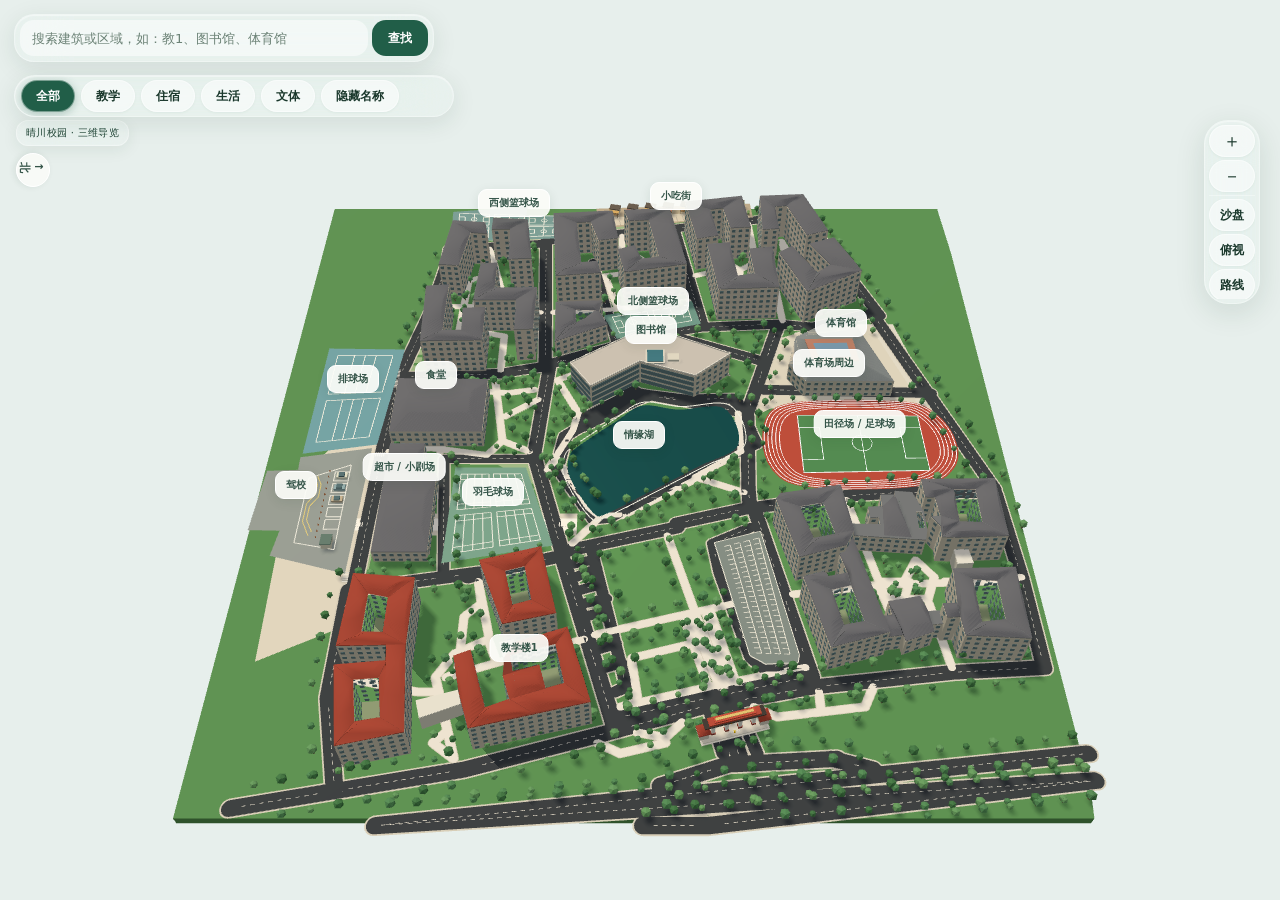
<file: web/static/campus3d/index.html>
<!doctype html><html lang="zh-CN"><head><meta charset="utf-8"><meta name="viewport" content="width=device-width,initial-scale=1,maximum-scale=1,user-scalable=no"><title>晴川 3D 校园</title>
<style>
*{box-sizing:border-box}body{margin:0;background:#e7efec;font-family:system-ui,-apple-system,sans-serif;color:#213d35;overflow:hidden}canvas{display:block;touch-action:none}button,input,select{font:inherit}
button{border:0;border-radius:12px;background:#fff;color:#284d40;padding:10px 14px;box-shadow:0 3px 12px #163e2920;cursor:pointer;-webkit-tap-highlight-color:transparent}
button.active{background:#215e48;color:white}
.top{position:fixed;top:10px;left:10px;right:10px;display:flex;gap:8px;z-index:2}
.top input{min-width:0;flex:1;border:0;border-radius:12px;padding:10px 14px;background:#ffffffed;box-shadow:0 2px 8px #163e2915}
.filters{position:fixed;top:58px;left:10px;right:10px;display:flex;gap:6px;z-index:2;overflow-x:auto;padding-bottom:4px}
.filters button{padding:6px 12px;font-size:12px;flex-shrink:0}
.tools{position:fixed;right:12px;top:90px;display:grid;gap:6px;z-index:2}
.tools button{width:40px;padding:7px 0;font-size:12px;font-weight:600;text-align:center}
.tools button#cruise.active{background:#d46238;color:white;animation:pulse 1.8s infinite}
@keyframes pulse{0%{box-shadow:0 0 0 0 rgba(212,98,56,0.6)}70%{box-shadow:0 0 0 8px rgba(212,98,56,0)}100%{box-shadow:0 0 0 0 rgba(212,98,56,0)}}

.badge{position:fixed;left:12px;top:95px;font-size:10px;color:#456657;background:#ffffffd4;border-radius:8px;padding:5px 8px;pointer-events:none;box-shadow:0 2px 6px #163e2912}
.labels{position:fixed;inset:0;pointer-events:none;z-index:1}
.map-label{position:absolute;transform:translate(-50%,-100%);white-space:nowrap;padding:4px 8px;border-radius:6px;background:#ffffffed;box-shadow:0 2px 6px #163e2926;color:#345448;font-size:10px;font-weight:600;pointer-events:auto;cursor:pointer}
.map-label:active{transform:translate(-50%,-100%) scale(1.08);background:#215e48;color:white}
.map-label.chosen{background:#215e48;color:white}
.compass{position:fixed;left:14px;bottom:24px;color:#345448;font-size:12px;font-weight:bold;pointer-events:none;background:#ffffffd0;border-radius:20px;padding:4px 8px;box-shadow:0 2px 6px #163e2915;z-index:2}

/* Rich Landmark Detail Card */
.card{position:fixed;bottom:76px;left:12px;right:12px;max-width:440px;margin:auto;padding:12px 14px;background:#fffffffa;border-radius:16px;box-shadow:0 8px 30px #163e292a;z-index:3;transition:transform .25s ease,opacity .25s ease}
.card[hidden]{display:none!important}
.card-header{display:flex;align-items:flex-start;justify-content:space-between;gap:8px}
.card-title-group{display:flex;align-items:center;gap:6px;flex-wrap:wrap}
.card h3{margin:0;font-size:16px;color:#1d382e}
.card-badge{font-size:10px;padding:2px 6px;border-radius:4px;background:#e2eeea;color:#215e48;font-weight:600}
.card-close{border:0;background:transparent;box-shadow:none;color:#8a9992;font-size:18px;line-height:1;padding:0 4px;cursor:pointer}
.card-body{display:flex;gap:12px;margin-top:8px}
.card-thumb{width:92px;height:72px;border-radius:8px;object-fit:cover;flex-shrink:0;background:#d8dfdb;box-shadow:0 2px 6px #00000015}
.card-info{flex:1;min-width:0}
.card p{margin:2px 0;font-size:11px;line-height:1.45;color:#596f66}
.card-desc{color:#31483e!important;display:-webkit-box;-webkit-line-clamp:2;-webkit-box-orient:vertical;overflow:hidden}
.card-floors{font-size:10px;color:#70867d;margin-top:3px;max-height:48px;overflow-y:auto;white-space:pre-line}
.card-actions{display:flex;gap:8px;margin-top:8px}
.btn-action{flex:1;padding:7px 10px;font-size:12px;font-weight:600;border-radius:8px;text-align:center;text-decoration:none;display:inline-block}
.btn-fly{background:#215e48;color:white}
.btn-detail{background:#e8f0ec;color:#215e48}
.hint{display:none!important}
#error{display:none;position:fixed;inset:100px 20px auto;background:white;padding:20px;border-radius:12px;z-index:5}
</style><link rel="stylesheet" href="campus-ui.css"></head><body>
<div class="top"><input id="search" placeholder="搜索建筑或区域，如：教1、图书馆、体育馆" aria-label="搜索建筑或区域"><button id="find">查找</button></div>
<div class="filters" id="filters"><button id="label-toggle" aria-label="隐藏地图地点名称" aria-pressed="false">隐藏名称</button></div>
<div class="badge">晴川校园 · 三维导览</div>
<div class="tools" id="tools" role="toolbar" aria-label="地图控制工具栏">
  <div class="tools-fixed">
    <button id="plus" aria-label="放大">＋</button>
    <button id="minus" aria-label="缩小">－</button>
  </div>
  <div class="tools-scroll" id="tools-scroll">
    <button id="mode" aria-label="底图模式" title="切换实景航拍/规划沙盘">沙盘</button>
    <button id="top" aria-label="俯视切换" aria-pressed="false">俯视</button>
    <button id="route" aria-label="规划校园路线">路线</button>
    <button id="cruise" aria-label="漫游巡航" title="自动校园漫游巡航">巡航</button>
    <button id="gesture" aria-label="切换拖动方式：平移或旋转" aria-pressed="false">平移</button>
    <button id="reset" aria-label="复位">复位</button>
  </div>
</div>
<div id="more-tools" hidden style="display:none!important"></div>
<div id="route-hud" class="route-hud" hidden>
  <section class="editor-panel route-panel" aria-label="校园路线规划">
    <header class="editor-header"><div><p class="editor-kicker">CAMPUS ROUTE</p><div class="editor-title">规划路线</div></div><button id="route-close" class="editor-icon" aria-label="关闭路线面板">×</button></header>
    <div class="route-endpoints">
      <label class="editor-select"><span class="route-dot start-dot">起</span><select id="route-start" aria-label="路线起点"></select></label>
      <button id="route-swap" aria-label="交换起点和终点">⇅</button>
      <label class="editor-select"><span class="route-dot end-dot">终</span><select id="route-end" aria-label="路线终点"></select></label>
    </div>
    <p id="route-status" class="editor-readout" role="status" aria-live="polite">选择起点和终点，沿校园道路规划路线。</p>
    <div class="editor-footer"><button id="route-clear">清除路线</button><button id="route-plan" class="editor-primary">显示路线</button></div>
    <p class="editor-caption">实线为道路路线，虚线为地点连接段。校园示意路网，未标注真实建筑入口。</p>
  </section>
</div>
<div class="labels" id="labels"></div>
<div class="compass" id="compass">↑ 北</div>

<div class="card" id="card" hidden>
  <div class="card-header">
    <div class="card-title-group">
      <h3 id="title">晴川 3D 校园</h3>
      <span id="badge" class="card-badge" style="display:none"></span>
    </div>
    <button class="card-close" id="close" aria-label="关闭">×</button>
  </div>
  <div class="card-body">
    <img id="thumb" class="card-thumb" style="display:none" alt="实景图">
    <div class="card-info">
      <p id="info">独立建筑模型 · 真实航拍底图 · 情缘湖与运动场</p>
      <p id="desc" class="card-desc" style="display:none"></p>
      <p id="floors" class="card-floors" style="display:none"></p>
      <div class="card-actions" id="actions" style="display:none">
        <button id="fly" class="btn-action btn-fly">漫游前往</button>
        <button id="ask-ai" class="btn-action" style="background:#1e5a44; color:#fff;" title="向 AI 智能助手提问此建筑规章与导览">🤖 咨询 AI</button>
        <a id="photo" class="btn-action btn-detail" hidden>全景详情</a>
      </div>
    </div>
  </div>
</div>

<div class="hint">单指拖动平移 · 双指缩放 · 点【平移/旋转】切换 · 点击建筑查看详情</div>
<div id="error"></div>

<script src="three.min.js"></script>
<script src="campus-data.js"></script>
<script src="scene-utils.js"></script>
<script src="campus-routing.js"></script>
<script src="route-planner.js?v=20261021_redroute"></script>
<script src="campus-footprints.js"></script>
<script src="campus-layout.js"></script>
<script src="layout-defaults.js"></script>
<script src="teaching-trace.js"></script>
<script src="dorm-trace.js"></script>
<script src="academic-trace.js"></script>
<script src="special-trace.js"></script>
<script src="campus-landmarks.js"></script>
<script src="road-tools.js"></script>
<script src="road-geometry.js"></script>
<script src="campus-ground.js"></script>
<script src="photo-models.js"></script>
<script src="road-editor.js"></script>
<script src="building-editor.js"></script>
<script src="campus-scene.js?v=20261021_rot90"></script>
</body></html>
</file>
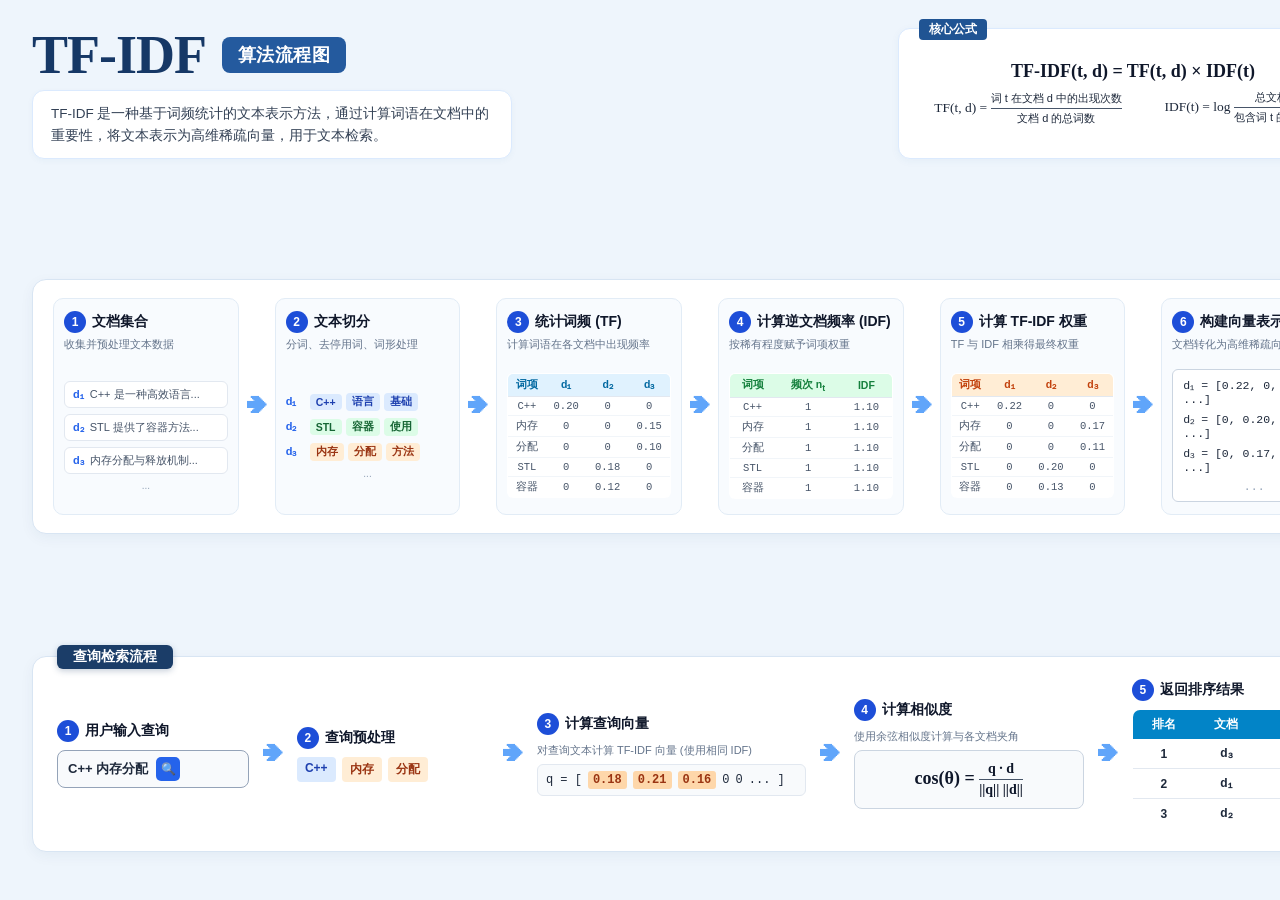
<file: web/static/images/render_tfidf.html>
<!DOCTYPE html>
<html lang="zh-CN">
<head>
<meta charset="UTF-8">
<title>TF-IDF 算法流程图</title>
<style>
  * { box-sizing: border-box; margin: 0; padding: 0; }
  body {
    width: 1400px;
    height: 880px;
    background: #eef5fc;
    font-family: -apple-system, BlinkMacSystemFont, 'Segoe UI', 'PingFang SC', 'Microsoft YaHei', sans-serif;
    color: #1e293b;
    padding: 28px 32px;
    display: flex;
    flex-direction: column;
    justify-content: space-between;
  }

  /* 顶部 Header */
  .header {
    display: flex;
    justify-content: space-between;
    align-items: stretch;
    gap: 24px;
    margin-bottom: 16px;
  }
  .title-group {
    display: flex;
    align-items: center;
    gap: 16px;
  }
  .main-title {
    font-family: 'Times New Roman', Georgia, serif;
    font-size: 54px;
    font-weight: 900;
    color: #163866;
    letter-spacing: -1px;
    line-height: 1;
  }
  .title-badge {
    background: #245a9e;
    color: #ffffff;
    font-size: 18px;
    font-weight: 700;
    padding: 6px 16px;
    border-radius: 8px;
    letter-spacing: 0.5px;
  }
  .desc-box {
    max-width: 480px;
    font-size: 13.5px;
    line-height: 1.6;
    color: #334155;
    background: #ffffff;
    padding: 12px 18px;
    border-radius: 12px;
    border: 1px solid #dbeafe;
    box-shadow: 0 2px 6px rgba(36, 90, 158, 0.04);
  }
  
  /* 核心公式卡片 */
  .formula-card {
    background: #ffffff;
    border: 1px solid #dbeafe;
    border-radius: 12px;
    padding: 14px 22px;
    box-shadow: 0 2px 8px rgba(36, 90, 158, 0.05);
    display: flex;
    flex-direction: column;
    justify-content: center;
    position: relative;
    min-width: 470px;
  }
  .formula-badge {
    position: absolute;
    top: -10px;
    left: 20px;
    background: #205493;
    color: #ffffff;
    font-size: 12px;
    font-weight: 700;
    padding: 2px 10px;
    border-radius: 4px;
  }
  .main-math {
    font-family: 'Times New Roman', serif;
    font-size: 18px;
    font-weight: 700;
    color: #0f172a;
    text-align: center;
    margin-bottom: 8px;
  }
  .sub-math-row {
    display: flex;
    justify-content: space-around;
    align-items: center;
    font-family: 'Times New Roman', serif;
    font-size: 13.5px;
    color: #1e293b;
    gap: 16px;
  }
  .frac {
    display: inline-flex;
    flex-direction: column;
    vertical-align: middle;
    text-align: center;
    font-size: 11px;
    font-family: 'PingFang SC', sans-serif;
  }
  .frac-top { border-bottom: 1px solid #475569; padding-bottom: 2px; }
  .frac-bot { padding-top: 2px; }

  /* 主区域 1：构建流程 */
  .pipeline-row {
    background: #ffffff;
    border-radius: 14px;
    border: 1px solid #d8e5f3;
    box-shadow: 0 4px 14px rgba(22, 56, 102, 0.05);
    padding: 18px 20px;
    display: flex;
    align-items: stretch;
    justify-content: space-between;
    gap: 8px;
    position: relative;
    margin-bottom: 18px;
  }
  .step-card {
    flex: 1;
    background: #f8fbfe;
    border: 1px solid #e2ecf6;
    border-radius: 10px;
    padding: 12px 10px;
    display: flex;
    flex-direction: column;
  }
  .step-header {
    display: flex;
    align-items: center;
    gap: 6px;
    margin-bottom: 4px;
  }
  .step-num {
    width: 22px;
    height: 22px;
    border-radius: 50%;
    background: #1d4ed8;
    color: #fff;
    font-size: 12px;
    font-weight: 800;
    display: flex;
    align-items: center;
    justify-content: center;
  }
  .step-title {
    font-size: 14px;
    font-weight: 700;
    color: #0f172a;
  }
  .step-desc {
    font-size: 11px;
    color: #64748b;
    margin-bottom: 8px;
    min-height: 24px;
  }
  .step-body {
    flex: 1;
    display: flex;
    flex-direction: column;
    justify-content: center;
  }

  /* 箭头 */
  .arrow {
    display: flex;
    align-items: center;
    justify-content: center;
    color: #60a5fa;
    font-size: 20px;
    font-weight: 900;
    user-select: none;
  }

  /* 文档集合小卡片 */
  .doc-item {
    background: #ffffff;
    border: 1px solid #e2e8f0;
    border-radius: 6px;
    padding: 5px 8px;
    margin-bottom: 6px;
    font-size: 11px;
    display: flex;
    align-items: center;
    gap: 6px;
  }
  .doc-tag { font-weight: 800; color: #2563eb; }
  .doc-txt { color: #475569; overflow: hidden; white-space: nowrap; text-overflow: ellipsis; }

  /* 分词结果标签行 */
  .split-row {
    display: flex;
    align-items: center;
    gap: 4px;
    margin-bottom: 7px;
    font-size: 11px;
  }
  .split-tag {
    font-weight: 800;
    color: #2563eb;
    width: 20px;
  }
  .token-chip {
    padding: 2px 6px;
    border-radius: 4px;
    font-size: 10.5px;
    font-weight: 600;
  }
  .chip-blue { background: #dbeafe; color: #1e40af; }
  .chip-green { background: #dcfce7; color: #166534; }
  .chip-orange { background: #ffedd5; color: #9a3412; }

  /* 小型表格 */
  .mini-table {
    width: 100%;
    border-collapse: collapse;
    font-size: 10.5px;
    text-align: center;
    background: #ffffff;
    border-radius: 6px;
    overflow: hidden;
    border: 1px solid #e2e8f0;
  }
  .mini-table th {
    padding: 4px 2px;
    font-weight: 700;
    background: #f1f5f9;
    color: #334155;
    border-bottom: 1px solid #e2e8f0;
  }
  .mini-table td {
    padding: 3px 2px;
    border-bottom: 1px solid #f1f5f9;
    color: #475569;
    font-family: 'Fira Code', 'Segoe UI Mono', monospace;
  }
  .th-blue { background: #e0f2fe !important; color: #0369a1 !important; }
  .th-green { background: #dcfce7 !important; color: #15803d !important; }
  .th-orange { background: #ffedd5 !important; color: #c2410c !important; }

  /* 向量表示代码块 */
  .vec-box {
    background: #ffffff;
    border: 1px solid #cbd5e1;
    border-radius: 6px;
    padding: 8px 10px;
    font-family: 'Fira Code', 'Segoe UI Mono', monospace;
    font-size: 11.5px;
    color: #1e293b;
    display: flex;
    flex-direction: column;
    gap: 6px;
  }

  /* 主区域 2：查询检索流程 */
  .search-row {
    background: #ffffff;
    border-radius: 14px;
    border: 1px solid #d8e5f3;
    box-shadow: 0 4px 14px rgba(22, 56, 102, 0.05);
    padding: 22px 24px;
    position: relative;
    display: flex;
    align-items: stretch;
    justify-content: space-between;
    gap: 14px;
  }
  .search-banner {
    position: absolute;
    top: -12px;
    left: 24px;
    background: #1b3d68;
    color: #ffffff;
    font-size: 14px;
    font-weight: 700;
    padding: 3px 16px;
    border-radius: 6px;
    box-shadow: 0 2px 6px rgba(27, 61, 104, 0.25);
  }
  .search-step {
    flex: 1;
    display: flex;
    flex-direction: column;
    justify-content: center;
  }
  .search-step-title {
    display: flex;
    align-items: center;
    gap: 6px;
    font-size: 13.5px;
    font-weight: 700;
    color: #0f172a;
    margin-bottom: 8px;
  }

  /* 搜索框 */
  .search-bar {
    display: flex;
    align-items: center;
    background: #f8fafc;
    border: 1.5px solid #94a3b8;
    border-radius: 8px;
    padding: 6px 10px;
    font-size: 13px;
    font-weight: 600;
    color: #1e293b;
    gap: 8px;
  }
  .search-btn {
    background: #2563eb;
    color: #fff;
    width: 24px;
    height: 24px;
    border-radius: 5px;
    display: flex;
    align-items: center;
    justify-content: center;
    font-size: 12px;
  }

  /* 查询向量条 */
  .q-vec-bar {
    display: flex;
    align-items: center;
    gap: 6px;
    font-family: 'Fira Code', 'Segoe UI Mono', monospace;
    font-size: 12px;
    background: #f8fafc;
    padding: 6px 8px;
    border-radius: 6px;
    border: 1px solid #e2e8f0;
  }
  .q-cell {
    background: #fed7aa;
    color: #9a3412;
    padding: 2px 5px;
    border-radius: 3px;
    font-weight: 700;
  }

  /* 相似度计算公式大卡片 */
  .sim-formula-box {
    background: #f8fafc;
    border: 1px solid #cbd5e1;
    border-radius: 8px;
    padding: 10px;
    text-align: center;
    font-family: 'Times New Roman', serif;
    font-size: 18px;
    font-weight: bold;
    color: #0f172a;
  }

  /* 最终排序结果表格 */
  .rank-table {
    width: 100%;
    border-collapse: collapse;
    font-size: 12px;
    border-radius: 8px;
    overflow: hidden;
    border: 1px solid #cbd5e1;
    text-align: center;
  }
  .rank-table th {
    background: #0284c7;
    color: #ffffff;
    padding: 6px 4px;
    font-weight: 700;
  }
  .rank-table td {
    padding: 6px 4px;
    border-bottom: 1px solid #e2e8f0;
    font-weight: 600;
  }
  .rank-table tr:nth-child(1) td {
    background: #fef08a;
    color: #854d0e;
    font-weight: 800;
  }
</style>
</head>
<body>

  <!-- 顶部 Header -->
  <div class="header">
    <div style="display:flex; flex-direction:column; gap:8px;">
      <div class="title-group">
        <div class="main-title">TF-IDF</div>
        <div class="title-badge">算法流程图</div>
      </div>
      <div class="desc-box">
        TF-IDF 是一种基于词频统计的文本表示方法，通过计算词语在文档中的重要性，将文本表示为高维稀疏向量，用于文本检索。
      </div>
    </div>

    <!-- 核心公式 -->
    <div class="formula-card">
      <div class="formula-badge">核心公式</div>
      <div class="main-math">TF-IDF(t, d) = TF(t, d) × IDF(t)</div>
      <div class="sub-math-row">
        <div>
          TF(t, d) = <span class="frac"><span class="frac-top">词 t 在文档 d 中的出现次数</span><span class="frac-bot">文档 d 的总词数</span></span>
        </div>
        <div>
          IDF(t) = log <span class="frac"><span class="frac-top">总文档数 N</span><span class="frac-bot">包含词 t 的文档数 n<sub>t</sub></span></span>
        </div>
      </div>
    </div>
  </div>

  <!-- 主流程 1：特征构建与文档表示 (步骤 1~6) -->
  <div class="pipeline-row">
    
    <!-- Step 1 -->
    <div class="step-card">
      <div class="step-header">
        <div class="step-num">1</div>
        <div class="step-title">文档集合</div>
      </div>
      <div class="step-desc">收集并预处理文本数据</div>
      <div class="step-body">
        <div class="doc-item"><span class="doc-tag">d₁</span><span class="doc-txt">C++ 是一种高效语言...</span></div>
        <div class="doc-item"><span class="doc-tag">d₂</span><span class="doc-txt">STL 提供了容器方法...</span></div>
        <div class="doc-item"><span class="doc-tag">d₃</span><span class="doc-txt">内存分配与释放机制...</span></div>
        <div style="text-align:center; color:#94a3b8; font-size:10px;">...</div>
      </div>
    </div>

    <div class="arrow">➔</div>

    <!-- Step 2 -->
    <div class="step-card">
      <div class="step-header">
        <div class="step-num">2</div>
        <div class="step-title">文本切分</div>
      </div>
      <div class="step-desc">分词、去停用词、词形处理</div>
      <div class="step-body">
        <div class="split-row"><span class="split-tag">d₁</span><span class="token-chip chip-blue">C++</span><span class="token-chip chip-blue">语言</span><span class="token-chip chip-blue">基础</span></div>
        <div class="split-row"><span class="split-tag">d₂</span><span class="token-chip chip-green">STL</span><span class="token-chip chip-green">容器</span><span class="token-chip chip-green">使用</span></div>
        <div class="split-row"><span class="split-tag">d₃</span><span class="token-chip chip-orange">内存</span><span class="token-chip chip-orange">分配</span><span class="token-chip chip-orange">方法</span></div>
        <div style="text-align:center; color:#94a3b8; font-size:10px;">...</div>
      </div>
    </div>

    <div class="arrow">➔</div>

    <!-- Step 3 -->
    <div class="step-card">
      <div class="step-header">
        <div class="step-num">3</div>
        <div class="step-title">统计词频 (TF)</div>
      </div>
      <div class="step-desc">计算词语在各文档中出现频率</div>
      <div class="step-body">
        <table class="mini-table">
          <tr><th class="th-blue">词项</th><th class="th-blue">d₁</th><th class="th-blue">d₂</th><th class="th-blue">d₃</th></tr>
          <tr><td>C++</td><td>0.20</td><td>0</td><td>0</td></tr>
          <tr><td>内存</td><td>0</td><td>0</td><td>0.15</td></tr>
          <tr><td>分配</td><td>0</td><td>0</td><td>0.10</td></tr>
          <tr><td>STL</td><td>0</td><td>0.18</td><td>0</td></tr>
          <tr><td>容器</td><td>0</td><td>0.12</td><td>0</td></tr>
        </table>
      </div>
    </div>

    <div class="arrow">➔</div>

    <!-- Step 4 -->
    <div class="step-card">
      <div class="step-header">
        <div class="step-num">4</div>
        <div class="step-title">计算逆文档频率 (IDF)</div>
      </div>
      <div class="step-desc">按稀有程度赋予词项权重</div>
      <div class="step-body">
        <table class="mini-table">
          <tr><th class="th-green">词项</th><th class="th-green">频次 n<sub>t</sub></th><th class="th-green">IDF</th></tr>
          <tr><td>C++</td><td>1</td><td>1.10</td></tr>
          <tr><td>内存</td><td>1</td><td>1.10</td></tr>
          <tr><td>分配</td><td>1</td><td>1.10</td></tr>
          <tr><td>STL</td><td>1</td><td>1.10</td></tr>
          <tr><td>容器</td><td>1</td><td>1.10</td></tr>
        </table>
      </div>
    </div>

    <div class="arrow">➔</div>

    <!-- Step 5 -->
    <div class="step-card">
      <div class="step-header">
        <div class="step-num">5</div>
        <div class="step-title">计算 TF-IDF 权重</div>
      </div>
      <div class="step-desc">TF 与 IDF 相乘得最终权重</div>
      <div class="step-body">
        <table class="mini-table">
          <tr><th class="th-orange">词项</th><th class="th-orange">d₁</th><th class="th-orange">d₂</th><th class="th-orange">d₃</th></tr>
          <tr><td>C++</td><td>0.22</td><td>0</td><td>0</td></tr>
          <tr><td>内存</td><td>0</td><td>0</td><td>0.17</td></tr>
          <tr><td>分配</td><td>0</td><td>0</td><td>0.11</td></tr>
          <tr><td>STL</td><td>0</td><td>0.20</td><td>0</td></tr>
          <tr><td>容器</td><td>0</td><td>0.13</td><td>0</td></tr>
        </table>
      </div>
    </div>

    <div class="arrow">➔</div>

    <!-- Step 6 -->
    <div class="step-card">
      <div class="step-header">
        <div class="step-num">6</div>
        <div class="step-title">构建向量表示</div>
      </div>
      <div class="step-desc">文档转化为高维稀疏向量</div>
      <div class="step-body">
        <div class="vec-box">
          <div>d₁ = [0.22, 0, 0, ...]</div>
          <div>d₂ = [0, 0.20, 0.13, ...]</div>
          <div>d₃ = [0, 0.17, 0.11, ...]</div>
          <div style="text-align:center; color:#94a3b8;">...</div>
        </div>
      </div>
    </div>

  </div>

  <!-- 主流程 2：查询检索流程 (步骤 1~5) -->
  <div class="search-row">
    <div class="search-banner">查询检索流程</div>

    <!-- S1 -->
    <div class="search-step">
      <div class="search-step-title"><div class="step-num">1</div>用户输入查询</div>
      <div class="search-bar">
        <span>C++ 内存分配</span>
        <span class="search-btn">🔍</span>
      </div>
    </div>

    <div class="arrow">➔</div>

    <!-- S2 -->
    <div class="search-step">
      <div class="search-step-title"><div class="step-num">2</div>查询预处理</div>
      <div style="display:flex; gap:6px;">
        <span class="token-chip chip-blue" style="font-size:12px; padding:4px 8px;">C++</span>
        <span class="token-chip chip-orange" style="font-size:12px; padding:4px 8px;">内存</span>
        <span class="token-chip chip-orange" style="font-size:12px; padding:4px 8px;">分配</span>
      </div>
    </div>

    <div class="arrow">➔</div>

    <!-- S3 -->
    <div class="search-step" style="flex:1.4;">
      <div class="search-step-title"><div class="step-num">3</div>计算查询向量</div>
      <div style="font-size:11px; color:#64748b; margin-bottom:6px;">对查询文本计算 TF-IDF 向量 (使用相同 IDF)</div>
      <div class="q-vec-bar">
        <span>q = [</span>
        <span class="q-cell">0.18</span>
        <span class="q-cell">0.21</span>
        <span class="q-cell">0.16</span>
        <span>0</span>
        <span>0</span>
        <span>... ]</span>
      </div>
    </div>

    <div class="arrow">➔</div>

    <!-- S4 -->
    <div class="search-step" style="flex:1.2;">
      <div class="search-step-title"><div class="step-num">4</div>计算相似度</div>
      <div style="font-size:11px; color:#64748b; margin-bottom:6px;">使用余弦相似度计算与各文档夹角</div>
      <div class="sim-formula-box">
        cos(θ) = <span class="frac" style="font-size:14px; font-family:'Times New Roman',serif;"><span class="frac-top">q · d</span><span class="frac-bot">||q|| ||d||</span></span>
      </div>
    </div>

    <div class="arrow">➔</div>

    <!-- S5 -->
    <div class="search-step" style="flex:1.1;">
      <div class="search-step-title"><div class="step-num">5</div>返回排序结果</div>
      <table class="rank-table">
        <tr><th>排名</th><th>文档</th><th>相似度</th></tr>
        <tr><td>1</td><td>d₃</td><td>0.782</td></tr>
        <tr><td>2</td><td>d₁</td><td>0.621</td></tr>
        <tr><td>3</td><td>d₂</td><td>0.318</td></tr>
      </table>
    </div>

  </div>

</body>
</html>
</file>
<file: web/static/campus3d/campus-ui.css>
/* Shared visual language for the offline map and its editing tools. */
:root{--pine:#215e48;--ink:#213e34;--muted:#74857b;--line:#e2e8e1;--paper:#fbfcf8;--soft:#edf2ec;--shadow:0 12px 36px #143a2420}
button,input,select{font-family:inherit}
button,a,input,select{-webkit-tap-highlight-color:transparent}
button{transition:background .16s,transform .16s;box-shadow:none}
button:active{transform:scale(.96)}
button:disabled{cursor:default;transform:none}
button:focus-visible,a:focus-visible,input:focus-visible,select:focus-visible{outline:2px solid #5b9e7b;outline-offset:3px}
.top{top:14px;left:14px;right:14px;padding:5px;background:rgba(255,255,255,0.12);backdrop-filter:blur(25px) saturate(180%);-webkit-backdrop-filter:blur(25px) saturate(180%);border:1px solid rgba(255,255,255,0.35);border-radius:20px;box-shadow:0 6px 24px rgba(20,58,36,0.1),inset 0 1px 1px rgba(255,255,255,0.5);gap:4px}
.top input{height:36px;padding:0 12px;background:rgba(255,255,255,0.5);border-radius:14px;box-shadow:none;font-size:13px;color:var(--ink)}
.top input::placeholder{color:#6c8276}
#find{padding:0 16px;background:var(--pine);color:#fff;border-radius:14px;font-size:12px;font-weight:600}
.filters{position:fixed;top:75px;left:14px;right:14px;max-width:calc(100vw - 28px);box-sizing:border-box;padding:4px 6px;display:flex;align-items:center;gap:6px;background:rgba(255,255,255,0.12);backdrop-filter:blur(25px) saturate(180%);-webkit-backdrop-filter:blur(25px) saturate(180%);border:1px solid rgba(255,255,255,0.35);border-radius:24px;box-shadow:0 6px 24px rgba(20,58,36,0.1),inset 0 1px 1px rgba(255,255,255,0.5);overflow-x:auto;overscroll-behavior:contain;-webkit-overflow-scrolling:touch;touch-action:pan-x;scrollbar-width:none;z-index:2}
.filters::-webkit-scrollbar{display:none}
.filters button{min-height:32px;height:32px;padding:0 14px;flex-shrink:0;display:inline-flex;align-items:center;justify-content:center;font-size:12px;font-weight:600;white-space:nowrap;border-radius:999px;border:1px solid rgba(255,255,255,0.45);background:rgba(255,255,255,0.5)!important;color:#1a382c!important;backdrop-filter:blur(10px);-webkit-backdrop-filter:blur(10px);box-shadow:0 1px 3px rgba(20,58,36,0.05);cursor:pointer;transition:all .18s cubic-bezier(0.4,0,0.2,1)}
.filters button:hover{background:rgba(255,255,255,0.75)!important;border-color:rgba(255,255,255,0.65)}
.filters button:active{transform:scale(.94);background:rgba(240,246,242,0.85)!important}
.filters button.active{background:var(--pine)!important;border-color:rgba(255,255,255,0.4)!important;color:#fff!important;box-shadow:0 2px 8px rgba(33,94,72,0.3)!important}
#labels[hidden]{display:none!important}
.badge{top:120px;left:16px;padding:5px 9px;background:rgba(255,255,255,0.18);backdrop-filter:blur(20px) saturate(180%);-webkit-backdrop-filter:blur(20px) saturate(180%);border:1px solid rgba(255,255,255,0.35);border-radius:12px;box-shadow:0 4px 16px rgba(20,58,36,0.08);font-size:10px;letter-spacing:.3px;color:#1e4334}
.tools{position:fixed;top:120px;right:14px;width:60px;height:184px;max-height:184px;box-sizing:border-box;padding:4px;display:flex;flex-direction:column;gap:3px;background:rgba(255,255,255,0.12);backdrop-filter:blur(25px) saturate(180%);-webkit-backdrop-filter:blur(25px) saturate(180%);border:1px solid rgba(255,255,255,0.35);border-radius:24px;box-shadow:0 8px 30px rgba(20,58,36,0.12),inset 0 1px 1px rgba(255,255,255,0.5);overflow:hidden;z-index:10}
.tools-fixed{display:flex;flex-direction:column;gap:3px;flex-shrink:0;padding-bottom:3px;border-bottom:1px solid rgba(255,255,255,0.35)}
.tools-scroll{flex:1;display:flex;flex-direction:column;gap:3px;overflow-y:auto;overflow-x:hidden;overscroll-behavior:contain;-webkit-overflow-scrolling:touch;touch-action:pan-y;scrollbar-width:none}
.tools-scroll::-webkit-scrollbar{display:none}
.tools button{width:52px;height:32px;min-height:32px;flex-shrink:0;box-sizing:border-box;margin:0 auto;padding:0;border:1px solid rgba(255,255,255,0.45);border-radius:999px;background:rgba(255,255,255,0.5)!important;color:#1a382c!important;font-size:12px;font-weight:600;display:flex;align-items:center;justify-content:center;cursor:pointer;transition:background .18s ease,transform .12s ease,box-shadow .18s ease;box-shadow:0 1px 3px rgba(20,58,36,0.05)!important}
.tools button:hover{background:rgba(255,255,255,0.75)!important;border-color:rgba(255,255,255,0.7)}
.tools button:active{transform:scale(.92);background:rgba(240,246,242,0.85)!important}
.tools button.active{background:var(--pine)!important;border-color:rgba(255,255,255,0.4)!important;color:#fff!important;box-shadow:inset 0 1px 1px rgba(255,255,255,0.35),0 3px 10px rgba(33,94,72,0.3)!important}
.tools #plus,.tools #minus{font-size:18px;font-weight:400;line-height:1}
.tools #cruise.active{animation:none;background:var(--pine)!important}
.more-tools{position:fixed;right:78px;top:120px;width:180px;z-index:10;padding:8px;display:grid;grid-template-columns:repeat(2,minmax(0,1fr));gap:5px;background:var(--paper);border:1px solid white;box-shadow:var(--shadow);border-radius:17px}
.more-tools[hidden],.route-hud[hidden]{display:none!important}
.more-tools button{min-height:43px;padding:8px;font-size:12px;background:var(--soft);color:var(--pine);border-radius:10px}
.more-tools button.active{background:var(--pine);color:white}
.route-hud{position:fixed;inset:0;pointer-events:none;z-index:9}
.route-endpoints{display:grid;grid-template-columns:minmax(0,1fr) 36px;gap:8px;align-items:center}
.route-endpoints label{display:flex;flex-direction:row;align-items:center;gap:8px}
.route-endpoints label:nth-of-type(2){grid-column:1}
#route-swap{grid-column:2;grid-row:1 / 3;height:60px}
.route-dot{display:grid;place-items:center;flex-shrink:0;width:25px;height:25px;border-radius:50%;font-size:11px;color:white}
.start-dot{background:#358164}.end-dot{background:#d0804d}
.route-panel .editor-readout{margin:0}
.map-label{padding:6px 10px;border-radius:9px;background:#fbfcf8ed;border:1px solid #fff;box-shadow:0 3px 12px #143a2418;font-size:10px;font-weight:600}
.map-label.chosen{border-color:var(--pine)}
.compass{bottom:auto;top:153px;left:16px;width:34px;height:34px;display:grid;place-items:center;border:1px solid #fff;background:#fbfcf8dc;border-radius:50%;font-size:11px}
.card{bottom:76px;left:14px;right:14px;max-width:460px;max-height:48vh;overflow-y:auto;padding:18px;background:var(--paper);border:1px solid white;border-radius:23px;box-shadow:var(--shadow)}
.card-header{gap:10px;align-items:center}
.card-title-group{gap:8px;min-width:0}
.card h3{font-size:17px;line-height:1.4;letter-spacing:.2px}
.card-badge{padding:4px 7px;border-radius:6px;background:var(--soft);font-size:10px;white-space:nowrap}
.card-close{width:36px;height:36px;flex-shrink:0;padding:0;background:var(--soft);border-radius:50%;font-size:21px;color:#6a7d70}
.card-body{gap:13px;margin-top:12px}
.card-thumb{width:82px;height:94px;border-radius:12px;box-shadow:none}
.card p{font-size:12px;line-height:1.7;margin:0;color:#6e7f73}
.card-desc{margin-top:6px!important;display:-webkit-box!important;-webkit-line-clamp:3;font-size:12px!important}
.card-desc[style*="display: none"],.card-desc[style*="display:none"]{display:none!important}
.card-floors{margin-top:6px!important;padding-top:6px;border-top:1px solid var(--line);font-size:11px!important;max-height:55px}
.card-actions{margin-top:12px;gap:7px;flex-wrap:wrap}
.btn-action{min-height:39px;padding:10px 12px;border-radius:11px;font-size:12px;white-space:nowrap}
.btn-action[hidden]{display:none}
.btn-detail{background:var(--soft);color:var(--pine)}
.hint{display:none!important}

/* Both editors use the same bottom dock; controls retain their existing IDs. */
.editor-panel{position:absolute;bottom:14px;left:14px;right:14px;max-width:460px;max-height:58vh;max-height:58dvh;overflow-y:auto;overscroll-behavior:contain;background:var(--paper);padding:16px;border:1px solid white;border-radius:24px;box-shadow:var(--shadow);pointer-events:auto;display:flex;flex-direction:column;gap:12px;scrollbar-width:thin;scrollbar-color:#c8d6cb transparent}
.editor-panel{max-height:min(58dvh,calc(100dvh - 340px))}
.editor-panel::before{content:'';width:30px;height:3px;border-radius:4px;background:#d7dfd4;margin:-7px auto -4px;flex-shrink:0}
.editor-header{display:flex;align-items:center;justify-content:space-between;gap:8px}
.editor-kicker{margin:0 0 3px;font-size:9px;letter-spacing:1.5px;color:#78917d;font-weight:600}
.editor-title{font-size:18px;font-weight:700;color:var(--ink)}
.editor-header-actions{display:flex;gap:5px;flex-shrink:0}
.editor-panel button,.editor-mini button{min-height:36px;border-radius:10px;border:1px solid transparent;box-shadow:none;font-size:12px;padding:7px 10px;background:var(--soft);color:var(--pine)}
.editor-panel .editor-icon{min-width:36px;padding:6px;font-size:12px}
.editor-panel .editor-done{background:var(--pine);color:white;padding:7px 13px}
.editor-caption{margin:0;color:var(--muted);font-size:11px;line-height:1.5}
.editor-select{display:flex;flex-direction:column;gap:6px;font-size:11px;color:var(--muted)}
.editor-select select{width:100%;height:39px;padding:0 10px;color:var(--ink);background:#fff;border:1px solid var(--line);border-radius:10px;font-size:12px}
.editor-readout{font-size:11px;line-height:1.6;color:#5b7361;background:var(--soft);border-radius:10px;padding:9px 10px;overflow-wrap:anywhere}
.editor-motion{display:grid;grid-template-columns:140px minmax(0,1fr);align-items:center;gap:12px}
.editor-dpad{display:grid;grid-template-columns:repeat(3,44px);grid-template-rows:repeat(3,38px);gap:4px}
.editor-dpad button{padding:0;font-size:16px;min-height:38px;background:#e7efe7;color:var(--pine)}
.editor-dpad button:nth-child(1){grid-column:2;grid-row:1}
.editor-dpad button:nth-child(2){grid-column:1;grid-row:2}
.editor-dpad button:nth-child(3){grid-column:3;grid-row:2}
.editor-dpad button:nth-child(4){grid-column:2;grid-row:3}
.editor-dpad span{grid-column:2;grid-row:2;display:grid;place-items:center;color:#91a491;font-size:11px}
.editor-adjustments{display:flex;flex-direction:column;gap:8px;min-width:0}
.editor-row{display:flex;gap:5px;align-items:center}
.editor-row>button{flex:1;min-width:0;padding:6px 3px;font-size:11px}
.editor-row-label{font-size:10px;color:var(--muted);width:28px;flex-shrink:0}
.editor-section{display:flex;flex-direction:column;gap:7px}
.editor-section-label{font-size:11px;font-weight:600;color:#637d69}
.editor-options{display:grid;grid-template-columns:repeat(2,minmax(0,1fr));gap:6px}
.editor-options button{min-height:39px;text-align:left;padding:9px 12px}
.editor-widths{grid-template-columns:repeat(3,minmax(0,1fr))}
.editor-widths button{text-align:center;font-size:11px;padding:9px 3px}
.editor-history{display:flex;gap:6px;padding-top:10px;border-top:1px solid var(--line)}
.editor-history button{flex:1}
.editor-footer{display:flex;flex-wrap:wrap;align-items:center;gap:6px}
.editor-footer button{font-size:11px;min-height:36px;padding:7px 10px}
.editor-panel .editor-danger{background:#f9eeea!important;color:#a96652!important}
.editor-panel .editor-primary{background:var(--pine)!important;color:white!important;flex:1;margin-left:auto;font-weight:600}
.editor-mini{position:absolute;bottom:14px;left:14px;right:14px;max-width:460px;background:var(--paper);border:1px solid white;box-shadow:var(--shadow);border-radius:18px;padding:10px 12px;pointer-events:auto;align-items:center;gap:9px;font-size:12px;color:var(--pine)}
.editor-mini strong{white-space:nowrap}
.editor-mini>span{min-width:0;overflow:hidden;text-overflow:ellipsis;white-space:nowrap;flex:1;font-size:11px;color:var(--muted)}
.editor-mini button{margin-left:auto;white-space:nowrap}
.editor-toast{position:absolute;top:14px;left:14px;right:78px;max-width:460px;margin:auto;background:#213e34ed;color:#fff;padding:10px 14px;border-radius:13px;line-height:1.6;font-size:11px;pointer-events:none;opacity:0;transition:opacity .2s}
#export-modal>div{border-radius:22px!important;box-shadow:var(--shadow)!important}
@media(min-width:760px){.top{right:auto;width:420px}.filters{right:auto;width:440px}.card{right:auto;width:420px;bottom:76px;left:16px}.editor-panel,.editor-mini{right:auto;width:460px}.tools{right:20px;width:56px}.tools button{width:46px}}
@media(max-width:360px){.editor-panel{padding:12px;gap:10px}.editor-motion{grid-template-columns:124px minmax(0,1fr);gap:8px}.editor-dpad{grid-template-columns:repeat(3,38px)}.editor-row-label{width:22px}.editor-title{font-size:16px}.card-thumb{width:68px;height:82px}.card{padding:14px}.top input{font-size:12px;padding:0 8px}}
@media(max-height:560px){.editor-panel{max-height:68vh}.card{max-height:42vh}.badge{display:none}.tools{top:116px;max-height:calc(100vh - 140px)}}
@media(prefers-reduced-motion:reduce){button,.card,.editor-toast{transition:none}.tools #cruise{animation:none}}

.layout-status-panel{position:fixed;left:50%;bottom:24px;transform:translateX(-50%);width:min(360px,calc(100vw - 32px));box-sizing:border-box;padding:18px;border-radius:20px;background:#f8fbf9;color:#284d40;box-shadow:0 12px 48px #173e3b33;z-index:15;font:14px/1.6 system-ui}.layout-status-panel[hidden]{display:none}.layout-status-panel header,.layout-status-panel>div{display:flex;align-items:center;justify-content:space-between;gap:8px}.layout-status-panel button{border:0;border-radius:12px;padding:10px;background:#e5ece8;color:#215e48;cursor:pointer}.layout-status-panel #layout-use-default{background:#215e48;color:white}.layout-status-panel small{display:block;margin-top:10px;color:#73867b}#ed-network-status:empty{display:none}

.editor-history button:disabled,.layout-status-panel button:disabled{opacity:.45;cursor:default}
</file>
